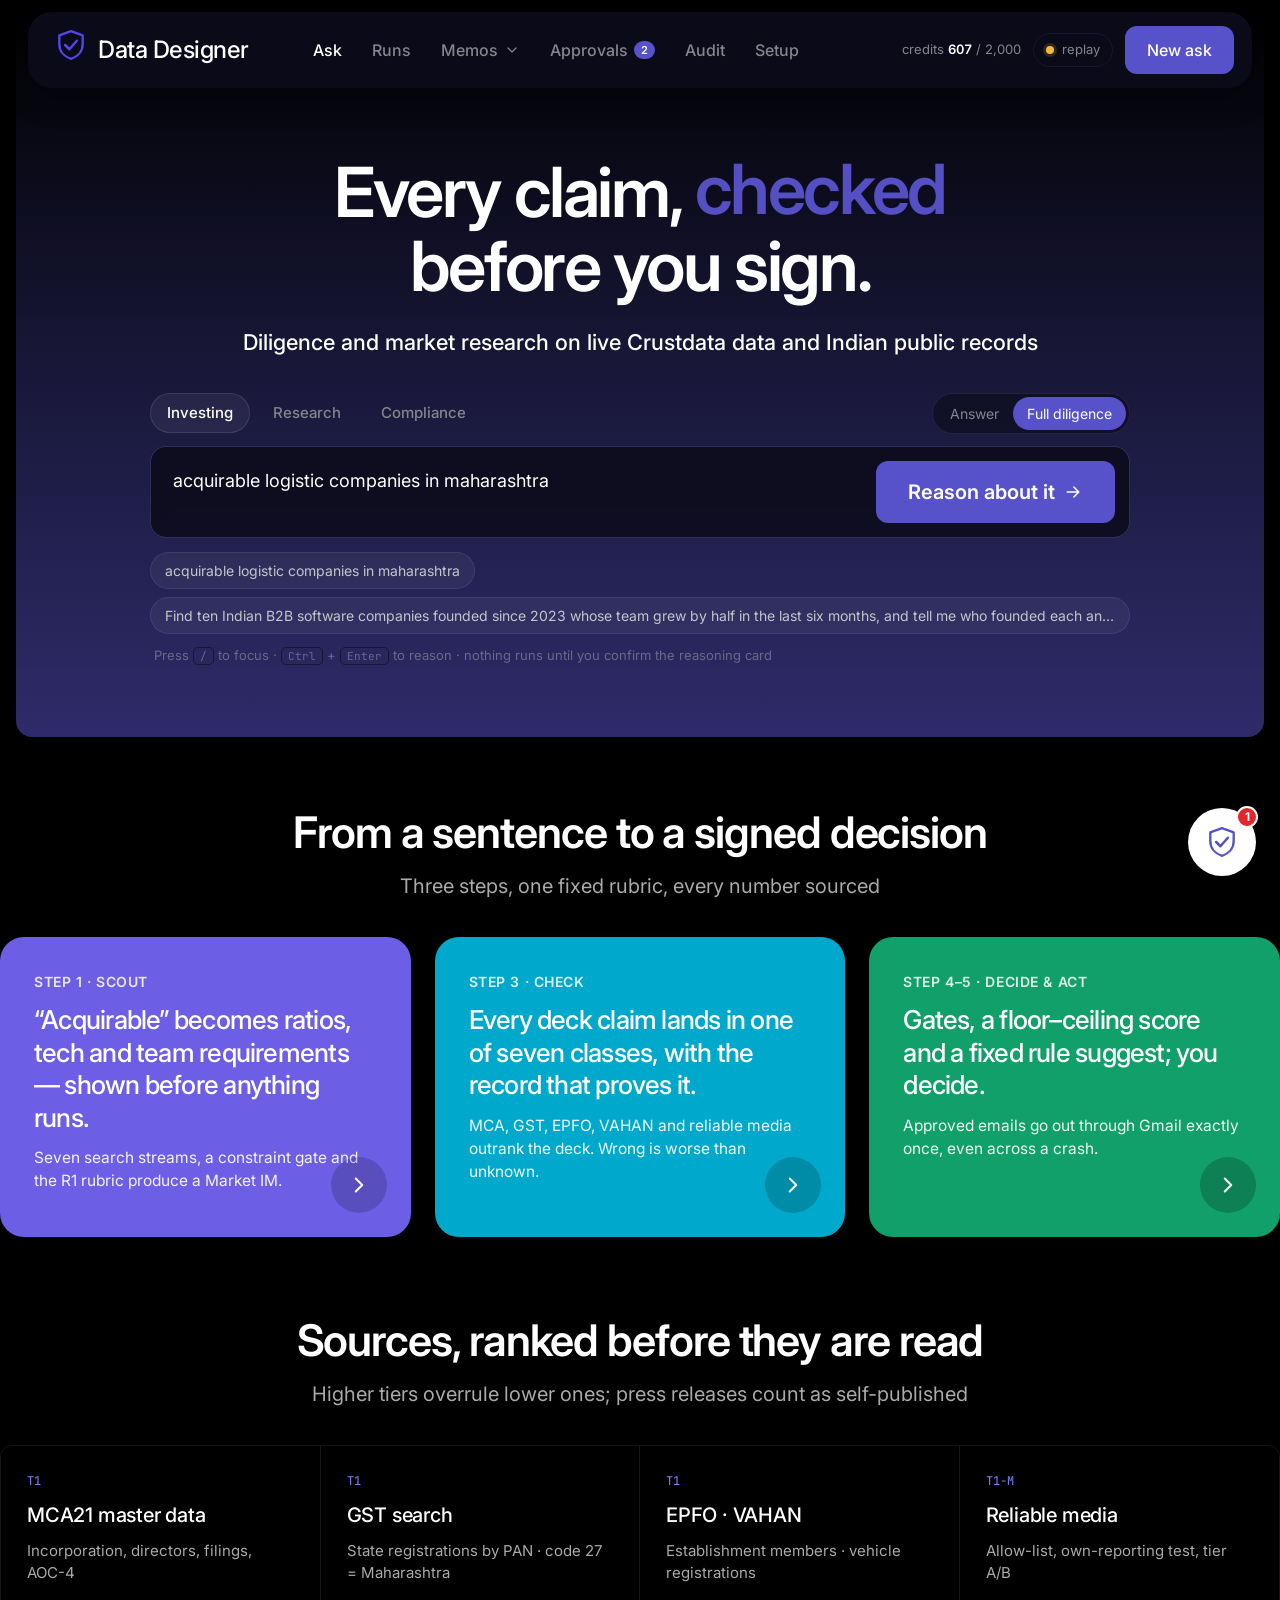
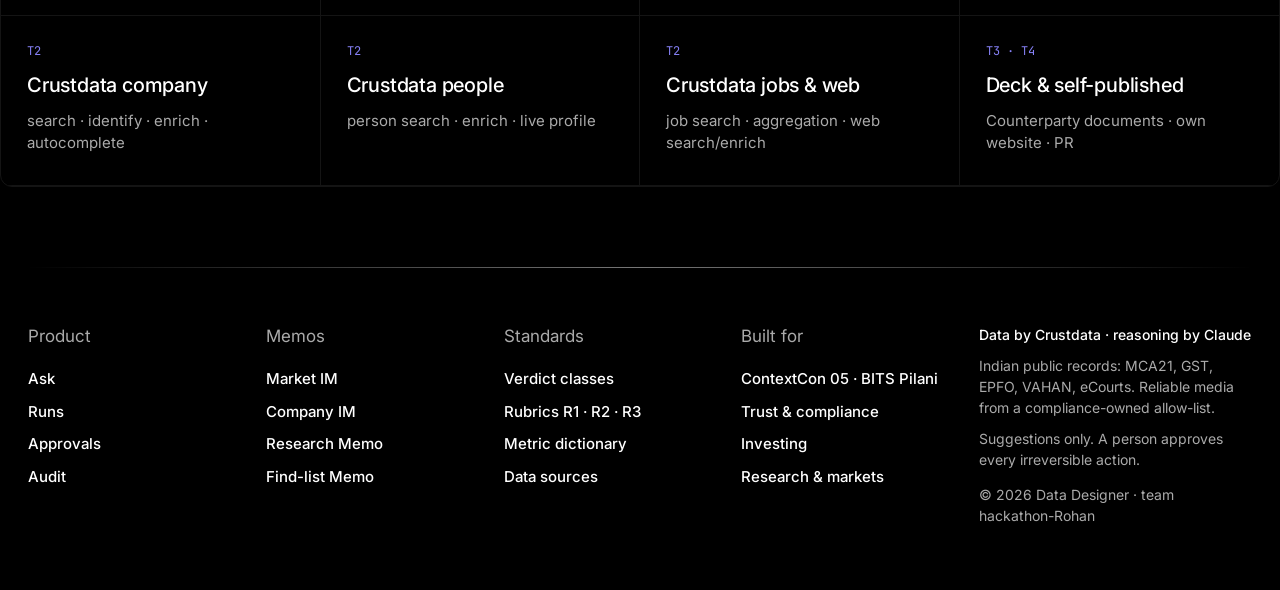
<file: ui/prototype/index.html>
<!doctype html>
<html lang="en">
<head>
<meta charset="utf-8">
<meta name="viewport" content="width=device-width,initial-scale=1">
<title>Data Designer — every claim, checked before you sign</title>
<meta name="description" content="Data Designer: counterparty diligence and market research on live Crustdata data and Indian public records.">
<link rel="preconnect" href="https://fonts.googleapis.com">
<link rel="stylesheet" href="https://fonts.googleapis.com/css2?family=Inter:wght@400;500;600;700&family=JetBrains+Mono:wght@400;500&display=swap">
<link rel="stylesheet" href="styles.css">
<link rel="icon" href="data:image/svg+xml,%3Csvg xmlns='http://www.w3.org/2000/svg' viewBox='0 0 32 32'%3E%3Cpath d='M16 3 5 7v8c0 7 4.7 12 11 14 6.3-2 11-7 11-14V7L16 3Z' fill='%235644ED'/%3E%3Cpath d='m10.5 16 4 4 7-8' stroke='white' stroke-width='2.6' fill='none' stroke-linecap='round' stroke-linejoin='round'/%3E%3C/svg%3E">
</head>
<body>
<a class="sr" href="#main">Skip to content</a>
<header class="nav" id="nav"></header>
<main id="main" tabindex="-1"></main>
<footer id="footer"></footer>

<div class="scrim" id="scrim"></div>
<section class="modal" id="modal" role="dialog" aria-modal="true" aria-labelledby="modal-title"></section>
<aside class="drawer" id="drawer" role="dialog" aria-modal="true" aria-label="Evidence"></aside>

<button class="bubble" id="bubble" aria-label="Ask the analyst"><span class="badge">1</span></button>
<section class="chat" id="chat" role="dialog" aria-label="Ask the analyst"></section>
<div class="toast" id="toast" role="status" aria-live="polite"></div>

<script src="data.js"></script>
<script src="app.js"></script>
</body>
</html>
</file>
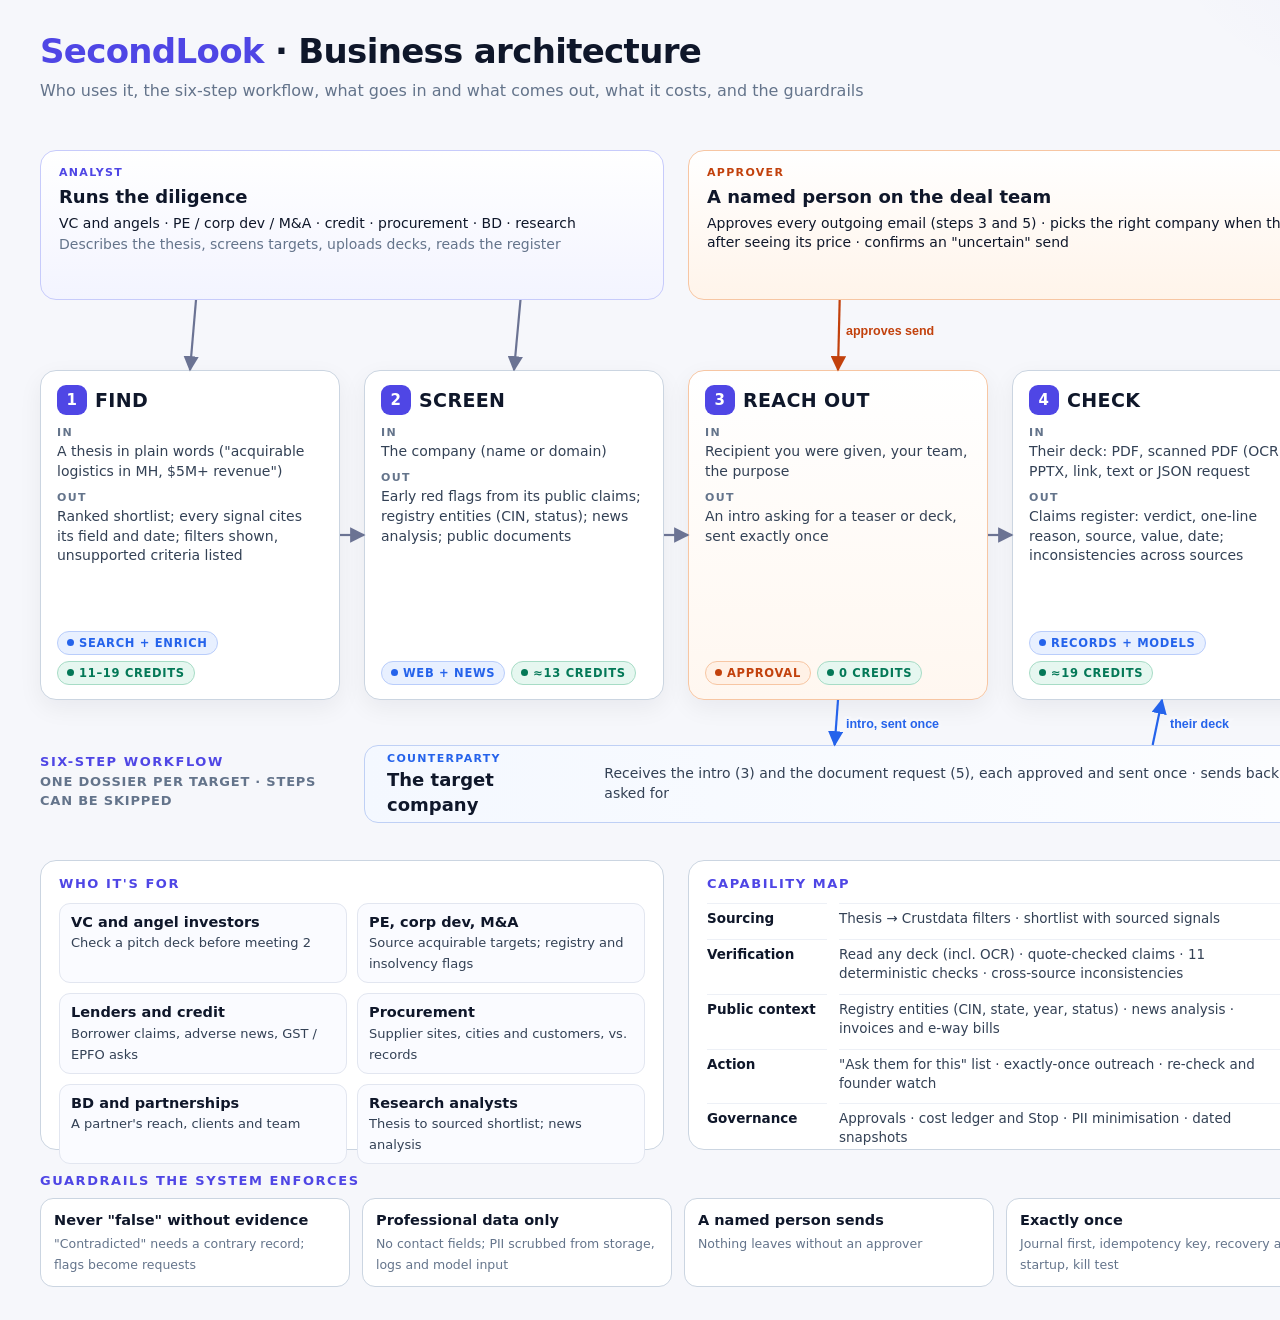
<file: docs/diagrams/business.html>
<!doctype html>
<html lang="en">
<head>
<meta charset="utf-8">
<title>SecondLook business architecture</title>
<link rel="stylesheet" href="diagram.css">
<style>
  .step{position:absolute;top:370px;width:300px;height:330px;background:#fff;border:1.5px solid var(--line);border-radius:16px;padding:14px 16px;
    box-shadow:0 8px 24px rgba(15,23,42,.06)}
  .step .num{display:inline-grid;place-items:center;width:30px;height:30px;border-radius:9px;background:var(--indigo);color:#fff;font-weight:700;font-size:15px;margin-right:8px}
  .step h3{display:flex;align-items:center;margin:0 0 10px;font-size:19px;letter-spacing:.02em}
  .step .k{font-size:11px;font-weight:700;letter-spacing:.12em;text-transform:uppercase;color:var(--muted);margin-top:8px}
  .step .v{font-size:14px;color:var(--ink2);margin-top:2px}
  .step .chips{position:absolute;left:16px;right:16px;bottom:14px}
  .step.gate{border-color:#f7c6a3;background:linear-gradient(180deg,#fff,#fff7f0)}
  .actor{position:absolute;top:150px;height:150px;border-radius:16px;padding:14px 18px;border:1.5px solid}
  .actor h3{margin:0 0 4px;font-size:18px} .actor p{margin:2px 0;font-size:14px}
  .actor .role{font-size:11px;font-weight:700;letter-spacing:.12em;text-transform:uppercase;margin-bottom:4px}
  .a-an{background:linear-gradient(180deg,#fff,#f3f4ff);border-color:var(--indigo-line)} .a-an .role{color:var(--indigo)}
  .a-ap{background:linear-gradient(180deg,#fff,#fff4ea);border-color:#f7c6a3} .a-ap .role{color:var(--appr)}
  .a-out{background:linear-gradient(180deg,#1e1b4b,#272274);border-color:#3b35a5;color:#fff} .a-out .role{color:#a5a9ff} .a-out p{color:#d9dbff}
  .cp{position:absolute;left:364px;top:745px;width:1272px;height:78px;border-radius:14px;border:1.5px solid #bfd0f5;
    background:linear-gradient(90deg,#f4f8ff,#ffffff);display:flex;align-items:center;gap:18px;padding:0 22px}
  .cp .role{font-size:11px;font-weight:700;letter-spacing:.12em;text-transform:uppercase;color:var(--call)}
  .cp h3{margin:0;font-size:18px}
  .panel{position:absolute;top:860px;height:290px;background:#fff;border:1.5px solid var(--line);border-radius:16px;padding:14px 18px}
  .panel>h4{margin:0 0 10px;font-size:13px;font-weight:700;letter-spacing:.12em;text-transform:uppercase;color:var(--indigo)}
  .tiles{display:grid;gap:10px}
  .tile{border:1px solid #e2e6f0;border-radius:11px;padding:8px 11px;background:#fafbff}
  .tile b{display:block;font-size:14.5px} .tile span{font-size:13px;color:var(--ink2)}
  .cap{display:grid;grid-template-columns:120px 1fr;gap:6px 12px;align-items:start;font-size:13.5px}
  .cap .g{font-weight:700;color:var(--ink);padding:5px 0;border-top:1px solid #edf0f6}
  .cap .i{color:var(--ink2);padding:5px 0;border-top:1px solid #edf0f6}
  .big{font-size:34px;font-weight:800;color:var(--indigo);letter-spacing:-.02em;line-height:1}
  .rules{position:absolute;left:40px;top:1198px;width:1920px;display:grid;grid-template-columns:repeat(6,1fr);gap:12px}
  .rule{background:#fff;border:1.5px solid var(--line);border-radius:13px;padding:11px 13px}
  .rule b{display:block;font-size:14.5px;margin-bottom:3px} .rule span{font-size:12.5px;color:var(--muted)}
  .sec{position:absolute;font-size:13px;font-weight:700;letter-spacing:.12em;text-transform:uppercase;color:var(--indigo)}
</style>
</head>
<body>
<div class="canvas" id="cv" style="height:1320px">
  <div class="title">
    <h1><b>SecondLook</b> · Business architecture</h1>
    <p>Who uses it, the six-step workflow, what goes in and what comes out, what it costs, and the guardrails</p>
  </div>
  <div class="legend"><span class="lbl">Legend</span>
    <span class="chip c-call">Data call</span><span class="chip c-appr">Approval</span>
    <span class="chip c-retry">Retry / fallback</span><span class="chip c-cost">Cost</span></div>

  <!-- actors -->
  <div class="actor a-an" id="an" style="left:40px;width:624px">
    <div class="role">Analyst</div><h3>Runs the diligence</h3>
    <p>VC and angels · PE / corp dev / M&amp;A · credit · procurement · BD · research</p>
    <p style="color:var(--muted)">Describes the thesis, screens targets, uploads decks, reads the register</p></div>
  <div class="actor a-ap" id="ap" style="left:688px;width:948px">
    <div class="role">Approver</div><h3>A named person on the deal team</h3>
    <p>Approves every outgoing email (steps 3 and 5) · picks the right company when the name is ambiguous ·
      arms a founder watch after seeing its price · confirms an "uncertain" send</p></div>
  <div class="actor a-out" id="dec" style="left:1660px;width:300px">
    <div class="role">Outcome</div><h3>Meeting 2 / IC</h3>
    <p>Go, no-go, or ask for more. Evidence in, a person decides.</p></div>

  <div class="sec" style="left:40px;top:752px;width:300px;line-height:1.5">Six-step workflow<br><span style="color:var(--muted);font-weight:600;letter-spacing:.06em">one dossier per target · steps can be skipped</span></div>

  <!-- six steps -->
  <div class="step" id="s1" style="left:40px">
    <h3><span class="num">1</span>FIND</h3>
    <div class="k">In</div><div class="v">A thesis in plain words ("acquirable logistics in MH, $5M+ revenue")</div>
    <div class="k">Out</div><div class="v">Ranked shortlist; every signal cites its field and date; filters shown, unsupported criteria listed</div>
    <div class="chips"><span class="chip c-call">Search + enrich</span><span class="chip c-cost">11–19 credits</span></div></div>
  <div class="step" id="s2" style="left:364px">
    <h3><span class="num">2</span>SCREEN</h3>
    <div class="k">In</div><div class="v">The company (name or domain)</div>
    <div class="k">Out</div><div class="v">Early red flags from its public claims; registry entities (CIN, status); news analysis; public documents</div>
    <div class="chips"><span class="chip c-call">Web + news</span><span class="chip c-cost">≈13 credits</span></div></div>
  <div class="step gate" id="s3" style="left:688px">
    <h3><span class="num">3</span>REACH OUT</h3>
    <div class="k">In</div><div class="v">Recipient you were given, your team, the purpose</div>
    <div class="k">Out</div><div class="v">An intro asking for a teaser or deck, sent exactly once</div>
    <div class="chips"><span class="chip c-appr">Approval</span><span class="chip c-cost">0 credits</span></div></div>
  <div class="step" id="s4" style="left:1012px">
    <h3><span class="num">4</span>CHECK</h3>
    <div class="k">In</div><div class="v">Their deck: PDF, scanned PDF (OCR), PPTX, link, text or JSON request</div>
    <div class="k">Out</div><div class="v">Claims register: verdict, one-line reason, source, value, date; inconsistencies across sources</div>
    <div class="chips"><span class="chip c-call">Records + models</span><span class="chip c-cost">≈19 credits</span></div></div>
  <div class="step gate" id="s5" style="left:1336px">
    <h3><span class="num">5</span>REQUEST</h3>
    <div class="k">In</div><div class="v">Every claim the records couldn't settle</div>
    <div class="k">Out</div><div class="v">"Ask them for this": one document per claim (EPFO, GST, leases, contracts), sent exactly once</div>
    <div class="chips"><span class="chip c-appr">Approval</span><span class="chip c-cost">0 credits</span></div></div>
  <div class="step" id="s6" style="left:1660px">
    <h3><span class="num">6</span>RE-CHECK</h3>
    <div class="k">In</div><div class="v">The step 4 snapshot</div>
    <div class="k">Out</div><div class="v">What changed: verdicts, records, headcount, job posts, each leader's own profile; optional founder watch</div>
    <div class="chips"><span class="chip c-cost">≈19 credits</span><span class="chip c-appr">Watch: price first</span></div></div>

  <div class="cp" id="cp">
    <div><div class="role">Counterparty</div><h3>The target company</h3></div>
    <div style="color:var(--ink2);font-size:14px">Receives the intro (3) and the document request (5), each approved and sent once ·
      sends back its deck or teaser (4) and the documents asked for</div></div>

  <!-- use cases -->
  <div class="panel" style="left:40px;width:624px">
    <h4>Who it's for</h4>
    <div class="tiles" style="grid-template-columns:1fr 1fr">
      <div class="tile"><b>VC and angel investors</b><span>Check a pitch deck before meeting 2</span></div>
      <div class="tile"><b>PE, corp dev, M&amp;A</b><span>Source acquirable targets; registry and insolvency flags</span></div>
      <div class="tile"><b>Lenders and credit</b><span>Borrower claims, adverse news, GST / EPFO asks</span></div>
      <div class="tile"><b>Procurement</b><span>Supplier sites, cities and customers, vs. records</span></div>
      <div class="tile"><b>BD and partnerships</b><span>A partner's reach, clients and team</span></div>
      <div class="tile"><b>Research analysts</b><span>Thesis to sourced shortlist; news analysis</span></div>
    </div></div>

  <!-- capability map -->
  <div class="panel" style="left:688px;width:624px">
    <h4>Capability map</h4>
    <div class="cap">
      <div class="g">Sourcing</div><div class="i">Thesis → Crustdata filters · shortlist with sourced signals</div>
      <div class="g">Verification</div><div class="i">Read any deck (incl. OCR) · quote-checked claims · 11 deterministic checks · cross-source inconsistencies</div>
      <div class="g">Public context</div><div class="i">Registry entities (CIN, state, year, status) · news analysis · invoices and e-way bills</div>
      <div class="g">Action</div><div class="i">"Ask them for this" list · exactly-once outreach · re-check and founder watch</div>
      <div class="g">Governance</div><div class="i">Approvals · cost ledger and Stop · PII minimisation · dated snapshots</div>
    </div></div>

  <!-- economics -->
  <div class="panel" style="left:1336px;width:624px">
    <h4>Value and unit economics</h4>
    <div style="display:flex;gap:22px;align-items:flex-end;margin-bottom:12px">
      <div><div class="big">≈50</div><div style="font-size:12.5px;color:var(--muted)">Crustdata credits per dossier<br>(Screen + Check + Re-check)</div></div>
      <div><div class="big">11</div><div style="font-size:12.5px;color:var(--muted)">claim types, each checked<br>by code, not the model</div></div>
      <div><div class="big">1×</div><div style="font-size:12.5px;color:var(--muted)">every approved email,<br>even through a crash</div></div></div>
    <ul style="margin:0;padding-left:18px;font-size:13.5px;color:var(--ink2)">
      <li>Credits and model tokens recorded per run, so the price per dossier is set from measured cost (₹ via <code>USD_INR</code>)</li>
      <li>Hours of manual checking become minutes, ending in a document request ready to send</li>
      <li>Spend control: pacing, cache, batching, Stop on every step</li></ul></div>

  <div class="sec" style="left:40px;top:1172px">Guardrails the system enforces</div>
  <div class="rules">
    <div class="rule"><b>Never "false" without evidence</b><span>"Contradicted" needs a contrary record; flags become requests</span></div>
    <div class="rule"><b>Professional data only</b><span>No contact fields; PII scrubbed from storage, logs and model input</span></div>
    <div class="rule"><b>A named person sends</b><span>Nothing leaves without an approver</span></div>
    <div class="rule"><b>Exactly once</b><span>Journal first, idempotency key, recovery at startup, kill test</span></div>
    <div class="rule"><b>Spend is visible</b><span>Cost per run, Stop everywhere, watches priced before arming</span></div>
    <div class="rule"><b>The model reads, code decides</b><span>Quotes and figures verified; verdicts are deterministic</span></div>
  </div>
</div>

<svg class="wires" id="wires" width="2000" height="1320">
  <defs>
    <marker id="ah" viewBox="0 0 10 10" refX="9" refY="5" markerWidth="7" markerHeight="7" orient="auto-start-reverse"><path d="M0,0 L10,5 L0,10 z" fill="#6b7393"/></marker>
    <marker id="ah-call" viewBox="0 0 10 10" refX="9" refY="5" markerWidth="7" markerHeight="7" orient="auto-start-reverse"><path d="M0,0 L10,5 L0,10 z" fill="#2563eb"/></marker>
    <marker id="ah-appr" viewBox="0 0 10 10" refX="9" refY="5" markerWidth="7" markerHeight="7" orient="auto-start-reverse"><path d="M0,0 L10,5 L0,10 z" fill="#c2410c"/></marker>
    <marker id="ah-retry" viewBox="0 0 10 10" refX="9" refY="5" markerWidth="7" markerHeight="7" orient="auto-start-reverse"><path d="M0,0 L10,5 L0,10 z" fill="#7c3aed"/></marker>
  </defs>
</svg>
<script src="wires.js"></script>
<script>
for (const [a, b] of [["s1","s2"],["s2","s3"],["s3","s4"],["s4","s5"],["s5","s6"]]) wire({from:[a,"r",.5], to:[b,"l",.5]});
wire({from:["an","b",.25], to:["s1","t",.5]});
wire({from:["an","b",.77], to:["s2","t",.5]});
wire({from:["ap","b",.16], to:["s3","t",.5], kind:"appr", label:"approves send", lx:846, ly:335});
wire({from:["ap","b",.84], to:["s5","t",.5], kind:"appr", label:"approves send", lx:1494, ly:335});
wire({from:["s6","t",.5], to:["dec","b",.5], label:"what changed", lx:1820, ly:335});
wire({from:["s3","b",.5], to:["cp","t",.37], kind:"call", label:"intro, sent once", lx:846, ly:728});
wire({from:["cp","t",.62], to:["s4","b",.5], kind:"call", label:"their deck", lx:1170, ly:728});
wire({from:["s5","b",.5], to:["cp","t",.88], kind:"call", label:"document request, sent once", lx:1494, ly:728});
</script>
</body>
</html>
</file>
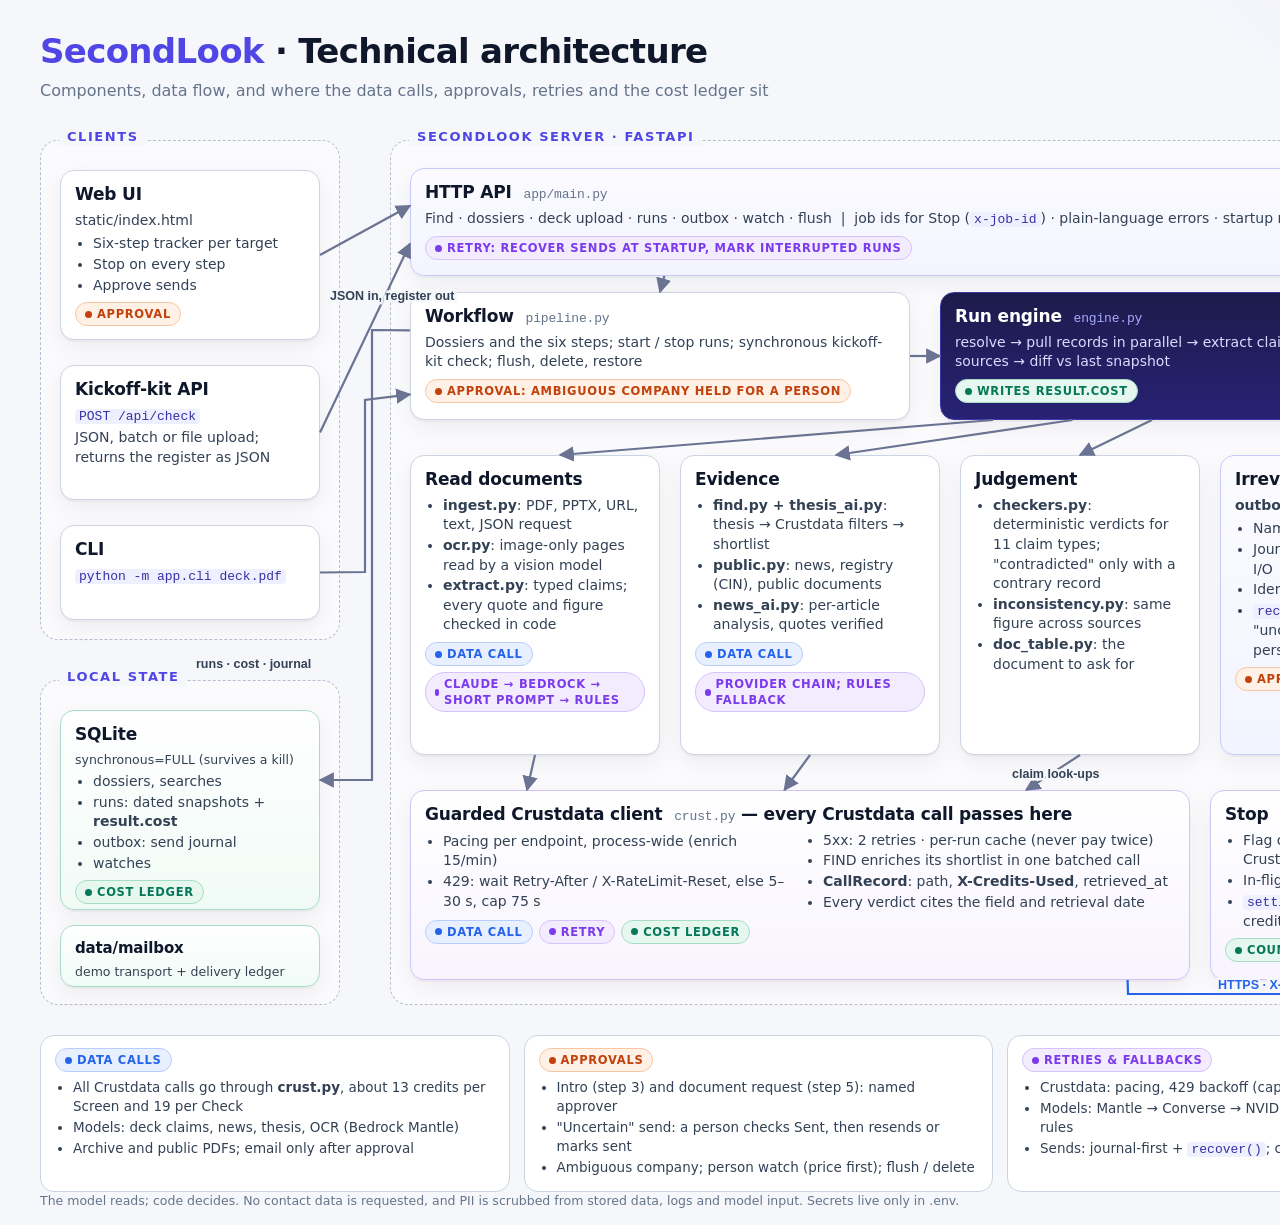
<file: docs/diagrams/technical.html>
<!doctype html>
<html lang="en">
<head>
<meta charset="utf-8">
<title>SecondLook technical architecture</title>
<link rel="stylesheet" href="diagram.css">
</head>
<body>
<div class="canvas" id="cv" style="height:1225px">
  <div class="title">
    <h1><b>SecondLook</b> · Technical architecture</h1>
    <p>Components, data flow, and where the data calls, approvals, retries and the cost ledger sit</p>
  </div>
  <div class="legend"><span class="lbl">Legend</span>
    <span class="chip c-call">Data call</span><span class="chip c-appr">Approval</span>
    <span class="chip c-retry">Retry / fallback</span><span class="chip c-cost">Cost ledger</span></div>

  <!-- clients -->
  <div class="zone" style="left:40px;top:140px;width:300px;height:500px"><span class="zt">Clients</span></div>
  <div class="box" id="ui" style="left:60px;top:170px;width:260px;height:170px">
    <h3>Web UI</h3><p>static/index.html</p>
    <ul><li>Six-step tracker per target</li><li>Stop on every step</li><li>Approve sends</li></ul>
    <div class="chips"><span class="chip c-appr">Approval</span></div></div>
  <div class="box" id="api" style="left:60px;top:365px;width:260px;height:135px">
    <h3>Kickoff-kit API</h3><p><code>POST /api/check</code></p><p>JSON, batch or file upload; returns the register as JSON</p></div>
  <div class="box" id="cli" style="left:60px;top:525px;width:260px;height:95px">
    <h3>CLI</h3><p><code>python -m app.cli deck.pdf</code></p></div>

  <!-- local state -->
  <div class="zone" style="left:40px;top:680px;width:300px;height:325px"><span class="zt">Local state</span></div>
  <div class="box store" id="db" style="left:60px;top:710px;width:260px;height:200px">
    <h3>SQLite</h3><p style="font-size:12.5px">synchronous=FULL (survives a kill)</p>
    <ul><li>dossiers, searches</li><li>runs: dated snapshots + <b>result.cost</b></li><li>outbox: send journal</li><li>watches</li></ul>
    <div class="chips"><span class="chip c-cost">Cost ledger</span></div></div>
  <div class="box store" id="mbox" style="left:60px;top:925px;width:260px;height:62px">
    <h3 style="font-size:15px">data/mailbox</h3><p style="font-size:12.5px">demo transport + delivery ledger</p></div>

  <!-- server -->
  <div class="zone" style="left:390px;top:140px;width:1100px;height:865px"><span class="zt">SecondLook server · FastAPI</span></div>
  <div class="box accent" id="routes" style="left:410px;top:168px;width:1060px;height:108px">
    <h3>HTTP API <span class="f">app/main.py</span></h3>
    <p>Find · dossiers · deck upload · runs · outbox · watch · flush &nbsp;|&nbsp; job ids for Stop (<code>x-job-id</code>) · plain-language errors · startup recovery</p>
    <div class="chips"><span class="chip c-retry">Retry: recover sends at startup, mark interrupted runs</span></div></div>
  <div class="box" id="pipe" style="left:410px;top:292px;width:500px;height:128px">
    <h3>Workflow <span class="f">pipeline.py</span></h3>
    <p>Dossiers and the six steps; start / stop runs; synchronous kickoff-kit check; flush, delete, restore</p>
    <div class="chips"><span class="chip c-appr">Approval: ambiguous company held for a person</span></div></div>
  <div class="box dark" id="engine" style="left:940px;top:292px;width:530px;height:128px">
    <h3>Run engine <span class="f" style="color:#a5a9ff">engine.py</span></h3>
    <p>resolve → pull records in parallel → extract claims → check → compare sources → diff vs last snapshot</p>
    <div class="chips"><span class="chip c-cost" style="background:#e6f7f0">Writes result.cost</span></div></div>

  <div class="box" id="read" style="left:410px;top:455px;width:250px;height:300px">
    <h3>Read documents</h3>
    <ul><li><b>ingest.py</b>: PDF, PPTX, URL, text, JSON request</li>
      <li><b>ocr.py</b>: image-only pages read by a vision model</li>
      <li><b>extract.py</b>: typed claims; every quote and figure checked in code</li></ul>
    <div class="chips"><span class="chip c-call">Data call</span><span class="chip c-retry">Claude → Bedrock → short prompt → rules</span></div></div>
  <div class="box" id="evid" style="left:680px;top:455px;width:260px;height:300px">
    <h3>Evidence</h3>
    <ul><li><b>find.py + thesis_ai.py</b>: thesis → Crustdata filters → shortlist</li>
      <li><b>public.py</b>: news, registry (CIN), public documents</li>
      <li><b>news_ai.py</b>: per-article analysis, quotes verified</li></ul>
    <div class="chips"><span class="chip c-call">Data call</span><span class="chip c-retry">Provider chain; rules fallback</span></div></div>
  <div class="box" id="judge" style="left:960px;top:455px;width:240px;height:300px">
    <h3>Judgement</h3>
    <ul><li><b>checkers.py</b>: deterministic verdicts for 11 claim types; "contradicted" only with a contrary record</li>
      <li><b>inconsistency.py</b>: same figure across sources</li>
      <li><b>doc_table.py</b>: the document to ask for</li></ul></div>
  <div class="box accent" id="act" style="left:1220px;top:455px;width:250px;height:300px">
    <h3>Irreversible actions</h3>
    <p><b>outbox.py + emailer.py</b></p>
    <ul><li>Named approver required</li><li>Journal written before any I/O</li><li>Idempotency key per send</li>
      <li><code>recover()</code> at startup; "uncertain" sends go to a person</li></ul>
    <div class="chips"><span class="chip c-appr">Approval</span><span class="chip c-retry">Recover</span></div></div>

  <div class="box guard" id="crust" style="left:410px;top:790px;width:780px;height:190px">
    <h3>Guarded Crustdata client <span class="f">crust.py</span> — every Crustdata call passes here</h3>
    <ul style="columns:2;column-gap:28px">
      <li>Pacing per endpoint, process-wide (enrich 15/min)</li>
      <li>429: wait Retry-After / X-RateLimit-Reset, else 5–30 s, cap 75 s</li>
      <li>5xx: 2 retries · per-run cache (never pay twice)</li>
      <li>FIND enriches its shortlist in one batched call</li>
      <li><b>CallRecord</b>: path, <b>X-Credits-Used</b>, retrieved_at</li>
      <li>Every verdict cites the field and retrieval date</li></ul>
    <div class="chips"><span class="chip c-call">Data call</span><span class="chip c-retry">Retry</span><span class="chip c-cost">Cost ledger</span></div></div>
  <div class="box guard" id="cancel" style="left:1210px;top:790px;width:260px;height:190px">
    <h3>Stop <span class="f">cancel.py</span></h3>
    <ul><li>Flag checked before every Crustdata and model call</li><li>In-flight answers dropped</li><li><code>settle()</code> still counts their credits</li></ul>
    <div class="chips"><span class="chip c-cost">Counted</span></div></div>

  <!-- external -->
  <div class="zone" style="left:1540px;top:140px;width:420px;height:865px"><span class="zt">External services</span></div>
  <div class="box ext" id="mail" style="left:1560px;top:170px;width:380px;height:100px">
    <h3>Email: Resend or SMTP</h3><p>Only after approval; Resend dedupes the key for 23 h</p>
    <div class="chips"><span class="chip c-call">Data call</span></div></div>
  <div class="box ext" id="mantle" style="left:1560px;top:295px;width:380px;height:150px">
    <h3>Amazon Bedrock Mantle</h3><p>Qwen3-VL (vision + text)</p>
    <ul><li>deck claims · news analysis · thesis · OCR</li><li>tokens recorded per run</li></ul>
    <div class="chips"><span class="chip c-call">Data call</span><span class="chip c-cost">Tokens</span></div></div>
  <div class="box ext" id="fallback" style="left:1560px;top:475px;width:380px;height:105px">
    <h3>Fallback models</h3><p>Bedrock Converse · NVIDIA Kimi · Claude (if a key is set)</p>
    <div class="chips"><span class="chip c-retry">Fallback</span></div></div>
  <div class="box ext" id="cd" style="left:1560px;top:610px;width:380px;height:265px">
    <h3>Crustdata API</h3>
    <ul style="font-family:Consolas,monospace;font-size:13px">
      <li>/company/identify · /company/enrich</li><li>/company/search · /job/search</li>
      <li>/person/enrich · /watch/person</li><li>/web/search/live · /web/enrich/live</li></ul>
    <p style="margin-top:6px">Each response carries <b>X-Credits-Used</b></p>
    <div class="chips"><span class="chip c-call">Data call</span><span class="chip c-cost">Credits</span><span class="chip c-appr">Watch: price, then confirm</span></div></div>
  <div class="box ext" id="web" style="left:1560px;top:900px;width:380px;height:85px">
    <h3>Public web</h3><p>Internet Archive (first snapshot) · public PDFs, size-capped</p></div>

  <!-- where they sit -->
  <div class="strip" style="left:40px;top:1035px;width:1920px;grid-template-columns:repeat(4,1fr)">
    <div class="col"><h4><span class="chip c-call">Data calls</span></h4><ul>
      <li>All Crustdata calls go through <b>crust.py</b>, about 13 credits per Screen and 19 per Check</li>
      <li>Models: deck claims, news, thesis, OCR (Bedrock Mantle)</li>
      <li>Archive and public PDFs; email only after approval</li></ul></div>
    <div class="col"><h4><span class="chip c-appr">Approvals</span></h4><ul>
      <li>Intro (step 3) and document request (step 5): named approver</li>
      <li>"Uncertain" send: a person checks Sent, then resends or marks sent</li>
      <li>Ambiguous company; person watch (price first); flush / delete</li></ul></div>
    <div class="col"><h4><span class="chip c-retry">Retries & fallbacks</span></h4><ul>
      <li>Crustdata: pacing, 429 backoff (cap 75 s), 5xx retry, cache</li>
      <li>Models: Mantle → Converse → NVIDIA; deck short prompt → rules</li>
      <li>Sends: journal-first + <code>recover()</code>; crash test passes</li></ul></div>
    <div class="col"><h4><span class="chip c-cost">Cost ledger</span></h4><ul>
      <li>X-Credits-Used → CallRecord → <code>engine._cost</code></li>
      <li>runs.result.cost: credits by endpoint, tokens, USD / ₹</li>
      <li>searches.credits for FIND; Stop keeps in-flight credits</li></ul></div>
  </div>
  <div class="foot">The model reads; code decides. No contact data is requested, and PII is scrubbed from stored data, logs and model input. Secrets live only in .env.</div>
</div>

<svg class="wires" id="wires" width="2000" height="1225">
  <defs>
    <marker id="ah" viewBox="0 0 10 10" refX="9" refY="5" markerWidth="7" markerHeight="7" orient="auto-start-reverse"><path d="M0,0 L10,5 L0,10 z" fill="#6b7393"/></marker>
    <marker id="ah-call" viewBox="0 0 10 10" refX="9" refY="5" markerWidth="7" markerHeight="7" orient="auto-start-reverse"><path d="M0,0 L10,5 L0,10 z" fill="#2563eb"/></marker>
    <marker id="ah-appr" viewBox="0 0 10 10" refX="9" refY="5" markerWidth="7" markerHeight="7" orient="auto-start-reverse"><path d="M0,0 L10,5 L0,10 z" fill="#c2410c"/></marker>
    <marker id="ah-retry" viewBox="0 0 10 10" refX="9" refY="5" markerWidth="7" markerHeight="7" orient="auto-start-reverse"><path d="M0,0 L10,5 L0,10 z" fill="#7c3aed"/></marker>
  </defs>
</svg>
<script src="wires.js"></script>
<script>
wire({from:["ui","r",.5], to:["routes","l",.35]});
wire({from:["api","r",.5], to:["routes","l",.7], label:"JSON in, register out", lx:330, ly:300});
wire({from:["cli","r",.5], via:[[365,572],[365,400]], to:["pipe","l",.8]});
wire({from:["routes","b",.24], to:["pipe","t",.5]});
wire({from:["pipe","r",.5], to:["engine","l",.5]});
wire({from:["engine","b",.1], to:["read","t",.6]});
wire({from:["engine","b",.25], to:["evid","t",.6]});
wire({from:["engine","b",.4], to:["judge","t",.5]});
wire({from:["read","b",.5], to:["crust","t",.15]});
wire({from:["evid","b",.5], to:["crust","t",.48]});
wire({from:["judge","b",.5], to:["crust","t",.79], label:"claim look-ups", lx:1012, ly:778});
wire({from:["routes","r",.75], via:[[1482,239],[1482,600]], to:["act","r",.5], kind:"appr", label:"approve", lx:1418, ly:283});
wire({from:["act","r",.85], via:[[1503,710],[1503,225]], to:["mail","l",.55], kind:"call", label:"sent once", lx:1506, ly:290});
wire({from:["engine","r",.3], to:["mantle","l",.4], kind:"call", label:"model calls", lx:1488, ly:345, curve:true});
wire({from:["mantle","b",.5], to:["fallback","t",.5], kind:"retry", dash:true, label:"if it fails", lx:1760, ly:466});
wire({from:["crust","b",.92], via:[[1128,994],[1515,994],[1515,858]], to:["cd","l",.95], kind:"call", label:"HTTPS · X-Credits-Used per call", lx:1218, ly:989});
wire({from:["engine","r",.75], via:[[1525,388],[1525,942]], to:["web","l",.5], kind:"call", label:"archive · PDFs", lx:1529, ly:890});
wire({from:["pipe","l",.3], via:[[372,330],[372,780]], to:["db","r",.35], label:"runs · cost · journal", lx:196, ly:668});
</script>
</body>
</html>
</file>
<file: ui/prototype/styles.css>
/* Data Designer console — dark theme sampled from crustdata.com screenshots (docs/UI_THEME.md §1).
   Tokens only change here; components read variables. */
:root{
  /* surfaces (sampled) */
  --bg:#000000; --nav:#0B0A18; --panel:#0B0A18; --panel-2:#141125; --panel-3:#19172D; --tile:#1F1C3A;
  --line:#19172D; --line-soft:#141414; --pill:#434151;
  /* brand (sampled) */
  --brand:#5752CA; --brand-hover:#6660DA; --brand-logo:#5644ED; --brand-hl:#544FC2; --brand-label:#8681F7;
  --hero-0:#000000; --hero-1:#161533; --hero-2:#2E2B6A;
  /* text (sampled) */
  --ink:#FFFFFF; --ink-2:#C5C5CA; --ink-nav:#85858C; --ink-muted:#AAAAAA; --ink-sub:#6B6888; --ink-link:#A29FBA;
  /* accent cards (sampled) */
  --c-purple:#6C5FE6; --c-cyan:#00A9CC; --c-green:#12A06A; --c-green-dk:#0E8055;
  /* verdict classes — text + icon always shown */
  --v-ok:#3DD68C;  --v-ok-bg:rgba(61,214,140,.12);
  --v-pt:#7CCFB4;  --v-pt-bg:rgba(124,207,180,.12);
  --v-un:#F5B83D;  --v-un-bg:rgba(245,184,61,.12);
  --v-od:#8FA3C7;  --v-od-bg:rgba(143,163,199,.13);
  --v-nv:#A29FBA;  --v-nv-bg:rgba(162,159,186,.12);
  --v-f:#FF6B6B;   --v-f-bg:rgba(255,107,107,.13);
  --v-nc:#8C89A6;  --v-nc-bg:rgba(107,104,136,.18);
  /* labels */
  --l-pos:#3DD68C; --l-cond:#22C3E6; --l-hold:#F5B83D; --l-neg:#FF6B6B;
  /* type */
  --font:"Inter",system-ui,-apple-system,"Segoe UI",Roboto,sans-serif;
  --font-display:"Inter Display","Inter",system-ui,sans-serif;
  --mono:"JetBrains Mono",ui-monospace,SFMono-Regular,Menlo,monospace;
  /* shape + motion */
  --r-xl:24px; --r-lg:16px; --r-md:12px; --r-sm:8px; --r-pill:999px;
  --ease:cubic-bezier(.2,.7,.2,1); --t:180ms;
  --shadow:0 20px 60px rgba(0,0,0,.55);
}
*{box-sizing:border-box}
[hidden]{display:none!important}
html,body{margin:0;background:var(--bg);color:var(--ink);font-family:var(--font);font-size:15px;line-height:1.5;-webkit-font-smoothing:antialiased}
a{color:inherit;text-decoration:none}
button,input,textarea,select{font:inherit;color:inherit}
:focus-visible{outline:2px solid var(--brand-label);outline-offset:2px;border-radius:6px}
::selection{background:var(--brand);color:#fff}
.wrap{max-width:1360px;margin:0 auto;padding:0 28px}
.muted{color:var(--ink-muted)} .sub{color:var(--ink-sub)} .mono{font-family:var(--mono);font-size:12.5px}
.num{font-variant-numeric:tabular-nums}
.label{font-size:13px;letter-spacing:.06em;text-transform:uppercase;color:var(--brand-label);font-weight:500}
h1,h2,h3{font-family:var(--font-display);letter-spacing:-.025em;margin:0}
h2{font-size:28px;font-weight:600} h3{font-size:18px;font-weight:600}
.sr{position:absolute;width:1px;height:1px;overflow:hidden;clip:rect(0 0 0 0)}

/* ---------- top nav (pill, like the reference) ---------- */
.nav{position:sticky;top:12px;z-index:40;margin:12px auto 0;max-width:1360px;padding:0 28px}
.nav-in{display:flex;align-items:center;gap:28px;background:var(--nav);border-radius:var(--r-xl);padding:14px 18px 14px 26px;box-shadow:0 8px 30px rgba(0,0,0,.4)}
.logo{display:flex;align-items:center;gap:10px;font-family:var(--font-display);font-size:24px;font-weight:500;letter-spacing:-.02em}
.logo svg{width:34px;height:34px}
.nav-links{display:flex;gap:6px;margin-left:24px}
.nav-links a,.nav-links button{background:none;border:0;cursor:pointer;color:var(--ink-nav);font-weight:500;font-size:16px;padding:8px 12px;border-radius:10px;display:flex;align-items:center;gap:6px;transition:color var(--t)}
.nav-links a:hover,.nav-links button:hover,.nav-links .on{color:#fff}
.nav-links .count{background:var(--brand);color:#fff;border-radius:var(--r-pill);font-size:11px;padding:1px 7px;font-weight:600}
.nav-right{margin-left:auto;display:flex;align-items:center;gap:12px}
.env{display:flex;align-items:center;gap:8px;font-size:13px;color:var(--ink-nav);padding:6px 12px;border:1px solid var(--line);border-radius:var(--r-pill)}
.env i{width:8px;height:8px;border-radius:50%;background:var(--v-un);box-shadow:0 0 0 3px rgba(245,184,61,.15)}
.env.live i{background:var(--v-ok);box-shadow:0 0 0 3px rgba(61,214,140,.15)}
.meter-mini{font-size:13px;color:var(--ink-nav)} .meter-mini b{color:#fff;font-weight:600}

/* mega menu (Resources-style panel) */
.mega{position:absolute;left:0;right:0;top:calc(100% + 14px);background:var(--nav);border-radius:var(--r-xl);padding:28px;display:grid;grid-template-columns:1fr 1fr 1.25fr;gap:28px;box-shadow:var(--shadow);opacity:0;transform:translateY(-6px);pointer-events:none;transition:opacity var(--t) var(--ease),transform var(--t) var(--ease)}
.mega.open{opacity:1;transform:none;pointer-events:auto}
.mega .col-r{background:var(--panel-3);border-radius:var(--r-lg);padding:24px 28px}
.mitem{display:flex;gap:16px;align-items:center;background:var(--panel-2);border-radius:var(--r-md);padding:14px;margin-top:12px;cursor:pointer;transition:background var(--t)}
.mitem:hover{background:#1A1730}
.tile{width:52px;height:52px;border-radius:10px;background:var(--tile);display:grid;place-items:center;flex:none;color:var(--brand-label)}
.tile svg{width:22px;height:22px}
.mitem b{display:block;font-weight:600;font-size:16px} .mitem span{color:var(--ink-sub);font-size:14.5px}
.soon{margin-left:auto;background:var(--pill);border-radius:7px;font-size:12px;padding:3px 9px;color:#fff;font-weight:500;white-space:nowrap}
.arrow-list a{display:flex;gap:12px;align-items:center;color:var(--ink-link);padding:9px 0;font-size:16px;transition:color var(--t),transform var(--t)}
.arrow-list a:hover{color:#fff;transform:translateX(3px)}

/* ---------- buttons ---------- */
.btn{display:inline-flex;align-items:center;justify-content:center;gap:8px;white-space:nowrap;border:0;cursor:pointer;border-radius:var(--r-md);padding:12px 22px;font-weight:500;font-size:16px;transition:background var(--t),transform var(--t),box-shadow var(--t)}
.btn-primary{background:var(--brand);color:#fff}
.btn-primary:hover{background:var(--brand-hover);box-shadow:0 8px 24px rgba(87,82,202,.35)}
.btn-primary:active{transform:translateY(1px)}
.btn-ghost{background:transparent;color:var(--ink-2);border:1px solid var(--line)}
.btn-ghost:hover{border-color:#2A2748;color:#fff}
.btn-danger{background:transparent;color:var(--l-neg);border:1px solid rgba(255,107,107,.35)}
.btn-sm{padding:7px 14px;font-size:14px;border-radius:10px}
.btn-lg{padding:16px 32px;font-size:20px;font-weight:600;border-radius:var(--r-md)}
.btn[disabled]{opacity:.45;cursor:not-allowed}

/* ---------- hero (gradient panel) ---------- */
.hero{margin:-86px 16px 0;padding:150px 28px 72px;border-radius:0 0 var(--r-lg) var(--r-lg);background:linear-gradient(180deg,var(--hero-0) 0%,var(--hero-1) 45%,var(--hero-2) 100%);text-align:center;position:relative;overflow:hidden}
.hero h1{font-size:clamp(40px,5.4vw,76px);font-weight:600;line-height:1.08;letter-spacing:-.035em}
.rot{display:inline-grid;vertical-align:bottom;height:1.12em;overflow:hidden;color:var(--brand-hl)}
.rot span{grid-area:1/1;transition:transform .6s var(--ease),opacity .6s var(--ease)}
.rot span.up{transform:translateY(-100%);opacity:0} .rot span.down{transform:translateY(100%);opacity:0}
.hero p.lead{font-size:clamp(18px,1.7vw,26px);font-weight:500;margin:22px 0 34px;color:#fff}
.ask{max-width:980px;margin:0 auto;text-align:left}
.tabs{display:flex;gap:6px;align-items:center;margin-bottom:12px}
.tab{background:transparent;border:1px solid transparent;color:var(--ink-nav);padding:8px 16px;border-radius:var(--r-pill);cursor:pointer;font-weight:500;transition:all var(--t)}
.tab:hover{color:#fff} .tab.on{background:rgba(255,255,255,.06);border-color:rgba(255,255,255,.1);color:#fff}
.seg{margin-left:auto;display:flex;background:rgba(0,0,0,.35);border:1px solid rgba(255,255,255,.08);border-radius:var(--r-pill);padding:3px}
.seg button{border:0;background:none;color:var(--ink-nav);padding:6px 14px;border-radius:var(--r-pill);cursor:pointer;font-size:14px}
.seg button.on{background:var(--brand);color:#fff}
.qbox{display:flex;gap:12px;align-items:flex-end;background:rgba(11,10,24,.82);border:1px solid rgba(134,129,247,.28);border-radius:var(--r-lg);padding:14px 14px 14px 20px;backdrop-filter:blur(8px);transition:border-color var(--t),box-shadow var(--t)}
.qbox:focus-within{border-color:var(--brand-label);box-shadow:0 0 0 4px rgba(134,129,247,.14)}
.qbox textarea{flex:1;background:none;border:0;resize:none;outline:none;font-size:18px;line-height:1.5;min-height:56px;max-height:160px;color:#fff}
.qbox textarea::placeholder{color:var(--ink-sub)}
.kbd{font-family:var(--mono);font-size:11px;border:1px solid var(--line);border-radius:5px;padding:1px 6px;color:var(--ink-sub)}
.chips{display:flex;flex-wrap:wrap;gap:8px;margin-top:14px}
.chip{background:rgba(255,255,255,.05);border:1px solid rgba(255,255,255,.08);color:var(--ink-2);border-radius:var(--r-pill);padding:7px 14px;font-size:14px;cursor:pointer;max-width:100%;white-space:nowrap;overflow:hidden;text-overflow:ellipsis;transition:all var(--t)}
.chip:hover{border-color:var(--brand-label);color:#fff}

/* ---------- sections, cards ---------- */
.section{padding:72px 0 8px}
.section-head{text-align:center;margin-bottom:36px}
.section-head h2{font-size:clamp(30px,3.4vw,52px);line-height:1.1}
.section-head p{color:var(--ink-muted);font-size:20px;margin:14px 0 0}
.card{background:var(--panel);border:1px solid var(--line);border-radius:var(--r-lg);padding:24px}
.card-h{display:flex;align-items:center;gap:8px 12px;margin-bottom:16px;flex-wrap:wrap}
.card-h .right{margin-left:auto;display:flex;gap:8px;align-items:center}
.trio{display:grid;grid-template-columns:repeat(3,1fr);gap:24px;max-width:1400px;margin:0 auto}
.fcard{border-radius:var(--r-xl);padding:34px;min-height:300px;display:flex;flex-direction:column;position:relative;transition:transform var(--t) var(--ease)}
.fcard:hover{transform:translateY(-4px)}
.fcard.p{background:var(--c-purple)} .fcard.c{background:var(--c-cyan)} .fcard.g{background:var(--c-green)}
.fcard .k{font-size:14px;font-weight:600;opacity:.85;letter-spacing:.04em;text-transform:uppercase}
.fcard h3{font-size:26px;line-height:1.25;letter-spacing:-.03em;margin:12px 0;font-weight:500}
.fcard p{margin:0;opacity:.92;font-size:15.5px}
.fcard .go{position:absolute;right:24px;bottom:24px;width:56px;height:56px;border-radius:50%;background:rgba(0,0,0,.18);display:grid;place-items:center}
.fcard.g .go{background:var(--c-green-dk)}
.grid-src{display:grid;grid-template-columns:repeat(4,1fr);border:1px solid var(--line-soft);border-radius:var(--r-md);overflow:hidden;max-width:1440px;margin:0 auto}
.grid-src>div{border-right:1px solid var(--line-soft);border-bottom:1px solid var(--line-soft);padding:26px;min-height:170px;display:flex;flex-direction:column;gap:10px}
.grid-src>div:nth-child(4n){border-right:0}
.grid-src b{font-size:20px;font-weight:500;letter-spacing:-.01em}
.grid-src .tier{font-family:var(--mono);font-size:12px;color:var(--brand-label)}

/* ---------- app shell ---------- */
.page{padding:36px 0 96px;animation:in .28s var(--ease)}
@keyframes in{from{opacity:0;transform:translateY(8px)}to{opacity:1;transform:none}}
.crumbs{display:flex;gap:8px;align-items:center;color:var(--ink-sub);font-size:14px;margin-bottom:12px}
.crumbs a:hover{color:#fff}
.title-row{display:flex;align-items:flex-start;gap:18px;margin-bottom:24px;flex-wrap:wrap}
.title-row h1{font-size:34px;font-weight:600}
.title-row .meta{color:var(--ink-muted);font-size:14px;margin-top:6px}
.title-row .actions{margin-left:auto;display:flex;gap:10px}
.cols{display:grid;grid-template-columns:minmax(0,1fr) 360px;gap:24px;align-items:start}
.stack{display:grid;gap:24px;grid-template-columns:minmax(0,1fr)}
.subtabs{display:flex;gap:4px;border-bottom:1px solid var(--line);margin-bottom:20px;overflow-x:auto}
.subtabs button{background:none;border:0;border-bottom:2px solid transparent;color:var(--ink-nav);padding:10px 14px;cursor:pointer;font-weight:500;white-space:nowrap;transition:color var(--t),border-color var(--t)}
.subtabs button:hover{color:#fff} .subtabs button.on{color:#fff;border-color:var(--brand-label)}

/* ---------- tables ---------- */
.tbl-wrap{overflow-x:auto;border:1px solid var(--line);border-radius:var(--r-md)}
table{width:100%;border-collapse:collapse;font-size:14.5px}
th{text-align:left;font-weight:500;font-size:12px;letter-spacing:.06em;text-transform:uppercase;color:var(--ink-sub);padding:12px 14px;background:var(--panel-2);white-space:nowrap}
td{padding:13px 14px;border-top:1px solid var(--line);vertical-align:top}
tr.click{cursor:pointer;transition:background var(--t)} tr.click:hover td{background:rgba(134,129,247,.05)}
tfoot td{font-weight:600;background:var(--panel-2)}
td.r,th.r{text-align:right}

/* ---------- badges ---------- */
.vb{display:inline-flex;align-items:center;gap:6px;border-radius:var(--r-pill);padding:3px 10px;font-size:12.5px;font-weight:600;white-space:nowrap;letter-spacing:.01em}
.vb .code{font-family:var(--mono);font-weight:500;opacity:.85}
.vb.verified{color:var(--v-ok);background:var(--v-ok-bg)} .vb.partial{color:var(--v-pt);background:var(--v-pt-bg)}
.vb.unverified{color:var(--v-un);background:var(--v-un-bg)} .vb.outdated{color:var(--v-od);background:var(--v-od-bg)}
.vb.nv{color:var(--v-nv);background:var(--v-nv-bg)} .vb.false{color:var(--v-f);background:var(--v-f-bg)} .vb.nc{color:var(--v-nc);background:var(--v-nc-bg)}
.lbl{display:inline-flex;align-items:center;gap:6px;font-weight:600;font-size:12.5px;padding:4px 10px;border-radius:var(--r-pill);border:1px solid currentColor;white-space:nowrap}
.lbl.pos{color:var(--l-pos)} .lbl.cond{color:var(--l-cond)} .lbl.hold{color:var(--l-hold)} .lbl.neg{color:var(--l-neg)}
.tag{display:inline-block;font-size:12px;padding:2px 8px;border-radius:6px;background:var(--panel-3);color:var(--ink-link);white-space:nowrap}
.tag.ask{background:rgba(245,184,61,.12);color:var(--v-un)} .tag.prop{background:rgba(34,195,230,.12);color:var(--l-cond)} .tag.lib{background:rgba(134,129,247,.14);color:var(--brand-label)}
.strength{font-weight:700;font-size:12px;letter-spacing:.06em;padding:3px 9px;border-radius:6px}
.strength.STRONG{background:var(--v-ok-bg);color:var(--v-ok)} .strength.MODERATE{background:var(--v-un-bg);color:var(--v-un)} .strength.WEAK{background:var(--v-nc-bg);color:var(--v-nc)}

/* ---------- decision banner + score bar ---------- */
.banner{border-radius:var(--r-xl);padding:28px 30px;background:linear-gradient(135deg,#17153A 0%,#0B0A18 70%);border:1px solid #2A2660;position:relative;overflow:hidden}
.banner::after{content:"";position:absolute;right:-120px;top:-120px;width:340px;height:340px;border-radius:50%;background:radial-gradient(closest-side,rgba(87,82,202,.35),transparent)}
.banner .sugg{font-family:var(--font-display);font-size:34px;font-weight:600;letter-spacing:-.03em;color:var(--l-cond);margin:6px 0 8px}
.banner .facts{display:flex;flex-wrap:wrap;gap:8px 20px;color:var(--ink-2);font-size:14.5px}
.scorebar{position:relative;height:46px;margin:22px 0 4px}
.scorebar .track{position:absolute;left:0;right:0;top:18px;height:10px;border-radius:6px;background:linear-gradient(90deg,rgba(255,107,107,.35) 0 50%,rgba(34,195,230,.3) 50% 75%,rgba(61,214,140,.35) 75% 100%)}
.scorebar .range{position:absolute;top:12px;height:22px;border-radius:7px;background:rgba(255,255,255,.14);border:2px solid #fff;transition:left .6s var(--ease),width .6s var(--ease)}
.scorebar .tick{position:absolute;top:0;font-size:11px;color:var(--ink-sub);transform:translateX(-50%)}
.scorebar .tick::after{content:"";position:absolute;left:50%;top:16px;width:1px;height:22px;background:rgba(255,255,255,.35)}
.legend-row{display:flex;justify-content:space-between;font-size:12px;color:var(--ink-sub)}
.gates{display:grid;grid-template-columns:repeat(4,1fr);gap:10px}
.gate{display:flex;gap:10px;align-items:center;background:var(--panel-2);border-radius:10px;padding:10px 12px;font-size:13.5px}
.gate .ok{width:22px;height:22px;border-radius:50%;background:var(--v-ok-bg);color:var(--v-ok);display:grid;place-items:center;flex:none;font-size:12px;font-weight:700}
.gate b{font-family:var(--mono);font-weight:500;color:var(--ink-link);margin-right:4px}
.pts{display:inline-flex;gap:3px} .pts i{width:14px;height:6px;border-radius:2px;background:var(--panel-3)} .pts i.f{background:var(--brand-label)} .pts i.c{background:rgba(134,129,247,.38)}
.qhelp{border:0;background:var(--panel-3);color:var(--ink-link);width:20px;height:20px;border-radius:50%;cursor:pointer;font-size:12px;font-weight:700}
.qhelp:hover{background:var(--brand);color:#fff}
.whyrow td{background:rgba(134,129,247,.05);color:var(--ink-2);font-size:13.5px}
.list-num{counter-reset:n;display:grid;gap:12px;margin:0;padding:0;list-style:none}
.list-num li{counter-increment:n;display:grid;grid-template-columns:28px 1fr;gap:10px}
.list-num li::before{content:counter(n);width:24px;height:24px;border-radius:7px;background:var(--panel-3);color:var(--brand-label);display:grid;place-items:center;font-size:12.5px;font-weight:700}
.list-num b{font-weight:600}
.decide{display:grid;gap:12px}
.decide textarea{width:100%;min-height:84px;background:var(--panel-2);border:1px solid var(--line);border-radius:var(--r-md);padding:12px;resize:vertical;outline:none}
.decide textarea:focus{border-color:var(--brand-label)}
.decided{display:flex;gap:10px;align-items:center;color:var(--v-ok);background:var(--v-ok-bg);padding:12px 14px;border-radius:var(--r-md);font-weight:500}

/* ---------- metric bars ---------- */
.bar{height:8px;border-radius:5px;background:var(--panel-3);overflow:hidden;min-width:80px}
.bar i{display:block;height:100%;border-radius:5px;background:linear-gradient(90deg,var(--brand),var(--brand-label));transition:width .8s var(--ease)}
.bar.cyan i{background:linear-gradient(90deg,#007f99,var(--c-cyan))} .bar.green i{background:linear-gradient(90deg,var(--c-green-dk),var(--v-ok))}
.kv{display:grid;grid-template-columns:auto 1fr;gap:8px 18px;font-size:14px} .kv dt{color:var(--ink-sub)} .kv dd{margin:0}
.stat-row{display:grid;grid-template-columns:repeat(4,1fr);gap:16px}
.stat{background:var(--panel);border:1px solid var(--line);border-radius:var(--r-lg);padding:18px 20px}
.stat .v{font-family:var(--font-display);font-size:32px;font-weight:600;letter-spacing:-.03em}
.stat .k{color:var(--ink-sub);font-size:13px;text-transform:uppercase;letter-spacing:.06em}
.funnel{display:grid;gap:10px}
.funnel .f{display:grid;grid-template-columns:120px 1fr 60px;gap:12px;align-items:center;font-size:14px}

/* ---------- run timeline ---------- */
.steps{display:flex;gap:0;overflow-x:auto;padding:6px 2px 2px}
.step{flex:1;min-width:120px;position:relative;padding-top:34px;text-align:center;font-size:13.5px;color:var(--ink-sub)}
.step::before{content:"";position:absolute;top:12px;left:0;right:0;height:2px;background:var(--panel-3)}
.step:first-child::before{left:50%} .step:last-child::before{right:50%}
.step .dot{position:absolute;top:3px;left:50%;transform:translateX(-50%);width:20px;height:20px;border-radius:50%;background:var(--panel);border:2px solid var(--panel-3);z-index:1;transition:all var(--t)}
.step.done{color:var(--ink-2)} .step.done::before{background:var(--brand)}
.step.done .dot{background:var(--brand);border-color:var(--brand)}
.step.run{color:#fff} .step.run .dot{border-color:var(--brand-label);box-shadow:0 0 0 6px rgba(134,129,247,.18);animation:pulse 1.2s infinite}
@keyframes pulse{50%{box-shadow:0 0 0 10px rgba(134,129,247,.04)}}
.step .cr{display:block;font-family:var(--mono);font-size:11.5px;color:var(--ink-sub)}
.budget{display:flex;align-items:center;gap:14px}
.budget .bar{flex:1;height:10px}
.log{font-family:var(--mono);font-size:12.5px;background:#05040D;border:1px solid var(--line);border-radius:var(--r-md);padding:14px 16px;max-height:420px;overflow:auto}
.log .ln{display:grid;grid-template-columns:70px 210px 1fr auto;gap:12px;padding:5px 0;animation:in .25s var(--ease)}
.log .t{color:var(--ink-sub)} .log .ep{color:var(--brand-label)} .log .res{color:var(--v-ok)} .log .c{color:var(--ink-link)}
pre.code{margin:0;background:#05040D;border:1px solid var(--line);border-radius:var(--r-md);padding:16px;overflow:auto;font-family:var(--mono);font-size:12.5px;color:#D8D6F0;line-height:1.6}
pre.code .k{color:var(--brand-label)} pre.code .s{color:var(--v-ok)} pre.code .n{color:var(--v-un)}
details.api summary{cursor:pointer;color:var(--ink-link);list-style:none;display:flex;gap:8px;align-items:center}
details.api summary::-webkit-details-marker{display:none}

/* ---------- inference card ---------- */
.inf{border:1px solid var(--line);border-radius:var(--r-lg);padding:20px;background:var(--panel)}
.inf .q{border-left:2px solid var(--brand-label);padding-left:12px;color:var(--ink-2);font-style:italic;margin:12px 0}
.inf .note{font-size:12.5px;color:var(--v-un)}

/* ---------- approvals ---------- */
.mail-grid{display:grid;grid-template-columns:380px minmax(0,1fr);gap:24px;align-items:start}
.mail-item{display:block;width:100%;text-align:left;background:var(--panel);border:1px solid var(--line);border-radius:var(--r-md);padding:16px;margin-bottom:10px;cursor:pointer;transition:border-color var(--t),background var(--t)}
.mail-item:hover{border-color:#2A2748} .mail-item.on{border-color:var(--brand-label);background:var(--panel-2)}
.mail-item .top{display:flex;gap:8px;align-items:center;margin-bottom:6px}
.st{font-size:12px;font-weight:600;padding:2px 8px;border-radius:6px}
.st.pending{background:var(--v-un-bg);color:var(--v-un)} .st.sent{background:var(--v-ok-bg);color:var(--v-ok)} .st.rejected{background:var(--v-f-bg);color:var(--v-f)} .st.sending{background:rgba(34,195,230,.12);color:var(--l-cond)}
.mailview{background:var(--panel);border:1px solid var(--line);border-radius:var(--r-lg);overflow:hidden}
.mailview .hdr{padding:20px 24px;border-bottom:1px solid var(--line);display:grid;gap:6px;font-size:14px}
.mailview .hdr span{color:var(--ink-sub);display:inline-block;width:70px}
.mailview .body{padding:24px;white-space:pre-wrap;font-size:15px;line-height:1.65;color:var(--ink-2);outline:none;min-height:220px}
.mailview .body[contenteditable=true]{background:#0F0D20;box-shadow:inset 0 0 0 1px var(--brand-label)}
.mailview .foot{padding:16px 24px;border-top:1px solid var(--line);display:flex;gap:10px;align-items:center;flex-wrap:wrap}
.testmode{display:flex;gap:10px;align-items:center;background:rgba(245,184,61,.08);border:1px solid rgba(245,184,61,.25);color:var(--v-un);padding:10px 14px;border-radius:var(--r-md);font-size:13.5px;margin-bottom:18px}
.eo{display:flex;gap:6px;align-items:center;font-size:12.5px;color:var(--ink-sub)}
.eo i{width:8px;height:8px;border-radius:50%;background:var(--panel-3);transition:background var(--t)} .eo i.on{background:var(--v-ok)}

/* ---------- audit + setup ---------- */
.journal{position:relative;padding-left:26px}
.journal::before{content:"";position:absolute;left:7px;top:6px;bottom:6px;width:2px;background:var(--panel-3)}
.jrow{position:relative;display:grid;grid-template-columns:80px 200px 1fr 70px;gap:14px;padding:12px 0;border-bottom:1px solid var(--line);font-size:14px}
.jrow::before{content:"";position:absolute;left:-24px;top:17px;width:12px;height:12px;border-radius:50%;background:var(--brand);border:3px solid var(--bg)}
.jrow .ev{font-family:var(--mono);color:var(--brand-label);font-size:13px}
.conn{display:grid;grid-template-columns:repeat(2,1fr);gap:20px}
.conn .card{display:flex;gap:16px}
.state{margin-left:auto;font-size:12.5px;font-weight:600;padding:3px 10px;border-radius:var(--r-pill);height:fit-content;white-space:nowrap}
.state.ok{background:var(--v-ok-bg);color:var(--v-ok)} .state.ask{background:var(--v-un-bg);color:var(--v-un)}

/* ---------- modal, drawer, toast ---------- */
.scrim{position:fixed;inset:0;background:rgba(0,0,0,.62);backdrop-filter:blur(3px);z-index:60;opacity:0;pointer-events:none;transition:opacity var(--t)}
.scrim.open{opacity:1;pointer-events:auto}
.modal{position:fixed;left:50%;top:50%;width:min(1100px,94vw);max-height:90vh;overflow:auto;transform:translate(-50%,-46%) scale(.98);opacity:0;pointer-events:none;z-index:61;background:var(--nav);border:1px solid var(--line);border-radius:var(--r-xl);box-shadow:var(--shadow);transition:all .22s var(--ease)}
.modal.open{opacity:1;transform:translate(-50%,-50%);pointer-events:auto}
.modal .mh{padding:24px 28px 0;display:flex;gap:14px;align-items:flex-start}
.modal .mb{padding:20px 28px}
.modal .mf{padding:18px 28px;border-top:1px solid var(--line);display:flex;gap:12px;align-items:center;position:sticky;bottom:0;background:var(--nav)}
.x{margin-left:auto;background:var(--panel-3);border:0;width:34px;height:34px;border-radius:10px;cursor:pointer;color:var(--ink-2);display:grid;place-items:center}
.x:hover{color:#fff;background:#24213F}
.qgrid{display:grid;grid-template-columns:repeat(3,1fr);gap:16px;margin-top:18px}
.qcard{background:var(--panel-2);border-radius:var(--r-md);padding:16px}
.qcard b{display:block;font-weight:600;margin-bottom:10px;font-size:14.5px}
.radio{display:flex;gap:10px;align-items:center;padding:7px 10px;border-radius:9px;cursor:pointer;font-size:14px;color:var(--ink-2);transition:background var(--t)}
.radio:hover{background:rgba(255,255,255,.04)}
.radio input{accent-color:var(--brand-label)}
.drawer{position:fixed;top:0;right:0;bottom:0;width:min(520px,92vw);background:var(--nav);border-left:1px solid var(--line);z-index:61;transform:translateX(102%);transition:transform .26s var(--ease);padding:28px;overflow:auto}
.drawer.open{transform:none}
.passage{background:#05040D;border:1px solid var(--line);border-radius:var(--r-md);padding:16px;font-size:14px;line-height:1.7;color:var(--ink-2)}
.passage mark{background:rgba(134,129,247,.28);color:#fff;border-radius:3px;padding:0 2px}
.toast{position:fixed;left:50%;bottom:28px;transform:translate(-50%,20px);opacity:0;background:#fff;color:#0B0A18;font-weight:500;padding:12px 18px;border-radius:var(--r-md);z-index:80;transition:all .24s var(--ease);display:flex;gap:10px;align-items:center;box-shadow:var(--shadow)}
.toast.show{opacity:1;transform:translate(-50%,0)}

/* ---------- analyst bubble (white circle, like the reference) ---------- */
.bubble{position:fixed;right:24px;bottom:24px;width:68px;height:68px;border-radius:50%;background:#fff;border:0;cursor:pointer;display:grid;place-items:center;z-index:70;box-shadow:0 10px 30px rgba(0,0,0,.5);transition:transform var(--t)}
.bubble:hover{transform:scale(1.05)} .bubble svg{width:34px;height:34px;color:var(--brand)}
.bubble .badge{position:absolute;top:-2px;right:-2px;background:#E5252A;color:#fff;font-size:12px;font-weight:700;width:22px;height:22px;border-radius:50%;display:grid;place-items:center;border:2px solid #fff}
.chat{position:fixed;right:24px;bottom:104px;width:min(420px,92vw);height:min(560px,72vh);background:var(--nav);border:1px solid var(--line);border-radius:var(--r-xl);z-index:70;display:flex;flex-direction:column;box-shadow:var(--shadow);transform:translateY(12px) scale(.98);opacity:0;pointer-events:none;transition:all .22s var(--ease)}
.chat.open{transform:none;opacity:1;pointer-events:auto}
.chat .ch{padding:18px 20px;border-bottom:1px solid var(--line);display:flex;gap:12px;align-items:center}
.chat .cb{flex:1;overflow:auto;padding:16px 20px;display:flex;flex-direction:column;gap:10px}
.msg{max-width:88%;padding:10px 14px;border-radius:14px;font-size:14px;line-height:1.55}
.msg.me{align-self:flex-end;background:var(--brand);border-bottom-right-radius:4px}
.msg.ai{align-self:flex-start;background:var(--panel-2);color:var(--ink-2);border-bottom-left-radius:4px}
.chat .sugs{display:flex;flex-wrap:nowrap;overflow-x:auto;gap:6px;padding:0 20px 12px;scrollbar-width:none}
.chat .sugs .chip{flex:none}
.chat form{display:flex;gap:8px;padding:12px 14px;border-top:1px solid var(--line)}
.chat input{flex:1;background:var(--panel-2);border:1px solid var(--line);border-radius:10px;padding:10px 12px;outline:none}
.typing span{display:inline-block;width:6px;height:6px;border-radius:50%;background:var(--ink-sub);margin-right:3px;animation:blink 1s infinite}
.typing span:nth-child(2){animation-delay:.15s}.typing span:nth-child(3){animation-delay:.3s}
@keyframes blink{50%{opacity:.25}}

/* ---------- footer ---------- */
footer{margin-top:72px;padding:0 28px 64px}
.divider{height:1px;max-width:1660px;margin:0 auto 56px;background:linear-gradient(90deg,transparent,#777 50%,transparent)}
.foot{max-width:1360px;margin:0 auto;display:grid;grid-template-columns:repeat(4,1fr) 1.3fr;gap:28px}
.foot h4{margin:0 0 14px;font-weight:400;color:var(--ink-muted);font-size:17px}
.foot a{display:block;color:#fff;padding:5px 0;font-weight:500;font-size:15px}
.foot a:hover{color:var(--brand-label)}
.attrib{color:var(--ink-muted);font-size:14px}

/* ---------- responsive + motion ---------- */
@media (max-width:1100px){.cols,.mail-grid{grid-template-columns:minmax(0,1fr)}.trio{grid-template-columns:1fr}.grid-src{grid-template-columns:repeat(2,1fr)}.grid-src>div:nth-child(2n){border-right:0}.foot{grid-template-columns:repeat(2,1fr)}.gates{grid-template-columns:repeat(2,1fr)}.qgrid,.conn,.stat-row{grid-template-columns:minmax(0,1fr)}.conn .mono{word-break:break-all}.nav-in{flex-wrap:wrap}.nav-links{order:3;width:100%;margin-left:0;overflow-x:auto;scrollbar-width:none}.mega{grid-template-columns:1fr}}
@media (max-width:700px){.wrap{padding:0 16px}.nav{padding:0 10px}.nav-in{padding:10px 12px 10px 16px;gap:10px}.logo{font-size:20px}.logo svg{width:28px;height:28px}.meter-mini{display:none}.nav-right .btn{padding:9px 14px;font-size:14px}
  .hero{margin:-80px 0 0;padding:120px 16px 48px;border-radius:0 0 var(--r-lg) var(--r-lg)}.qbox{flex-direction:column;align-items:stretch}.qbox .btn-lg{font-size:17px;padding:13px 20px}.tabs{flex-wrap:wrap}.seg{margin-left:0}
  .title-row h1{font-size:26px}.title-row .actions{margin-left:0;flex-wrap:wrap}.gates{grid-template-columns:minmax(0,1fr)}.banner{padding:22px 18px}.banner .sugg{font-size:26px}.banner [style*="grid-template-columns:1fr 1fr"]{grid-template-columns:minmax(0,1fr)!important}
  .foot{grid-template-columns:minmax(0,1fr)}.grid-src{grid-template-columns:minmax(0,1fr)}.grid-src>div{border-right:0}.jrow{grid-template-columns:70px minmax(0,1fr);}.jrow .ev{grid-column:2}.jrow span:nth-child(3),.jrow span:nth-child(4){grid-column:2}.log .ln{grid-template-columns:minmax(0,1fr)}.stat .v{font-size:26px}.bubble{width:58px;height:58px;right:14px;bottom:14px}}
@media (prefers-reduced-motion:reduce){*{animation:none!important;transition:none!important}}
</file>
<file: docs/diagrams/diagram.css>
/* Shared styles for the architecture diagrams (rendered to JPEG by scripts/render_diagrams.py) */
:root{
  --ink:#0f172a; --ink2:#334155; --muted:#64748b; --line:#cbd5e1; --panel:#ffffff; --bg:#f6f7fb;
  --indigo:#4f46e5; --indigo-bg:#eef0ff; --indigo-line:#c7cbfb;
  --call:#2563eb; --call-bg:#e8f0ff;
  --appr:#c2410c; --appr-bg:#fff1e6;
  --retry:#7c3aed; --retry-bg:#f3ecff;
  --cost:#047857; --cost-bg:#e6f7f0;
}
*{box-sizing:border-box}
html,body{margin:0}
body{background:var(--bg);color:var(--ink);font:15px/1.4 "Segoe UI",system-ui,sans-serif;-webkit-font-smoothing:antialiased}
.canvas{position:relative;width:2000px;overflow:hidden;background:
  radial-gradient(900px 380px at 85% -5%,rgba(79,70,229,.08),transparent 60%),var(--bg)}
.title{position:absolute;left:40px;top:28px}
.title h1{margin:0;font-size:34px;letter-spacing:-.02em;font-weight:700}
.title h1 b{color:var(--indigo)}
.title p{margin:4px 0 0;color:var(--muted);font-size:16px}
.legend{position:absolute;right:40px;top:36px;display:flex;gap:10px;align-items:center}
.legend span.lbl{color:var(--muted);font-size:13px;margin-right:2px;text-transform:uppercase;letter-spacing:.08em;font-weight:600}

.zone{position:absolute;border:1.5px dashed #b6bdd0;border-radius:18px;background:rgba(255,255,255,.55)}
.zone>.zt{position:absolute;top:-13px;left:18px;background:var(--bg);padding:0 8px;font-size:13px;font-weight:700;
  letter-spacing:.12em;text-transform:uppercase;color:var(--indigo)}
.box{position:absolute;background:var(--panel);border:1.5px solid var(--line);border-radius:14px;padding:12px 14px;
  box-shadow:0 2px 0 rgba(15,23,42,.03),0 8px 24px rgba(15,23,42,.06)}
.box h3{margin:0 0 4px;font-size:17px;font-weight:700;letter-spacing:-.01em}
.box h3 .f{font-family:Consolas,monospace;font-size:13px;font-weight:400;color:var(--muted);margin-left:6px}
.box p{margin:2px 0;color:var(--ink2);font-size:14px}
.box ul{margin:4px 0 0;padding-left:18px;color:var(--ink2);font-size:14px}
.box li{margin:1px 0}
.box.accent{border-color:var(--indigo-line);background:linear-gradient(180deg,#fbfbff,#f3f4ff)}
.box.ext{border-color:#bfd0f5;background:linear-gradient(180deg,#ffffff,#f4f8ff)}
.box.store{border-color:#a7dcc6;background:linear-gradient(180deg,#ffffff,#f1fbf6)}
.box.guard{border-color:#d4c2fb;background:linear-gradient(180deg,#ffffff,#f8f4ff)}
.box.dark{background:linear-gradient(180deg,#1e1b4b,#272274);border-color:#3b35a5;color:#fff}
.box.dark p,.box.dark ul{color:#d9dbff}
.chips{display:flex;gap:6px;flex-wrap:wrap;margin-top:7px}
.chip{display:inline-flex;align-items:center;gap:5px;font-size:11.5px;font-weight:700;letter-spacing:.06em;
  text-transform:uppercase;padding:3px 9px;border-radius:99px;border:1.5px solid}
.chip::before{content:"";width:7px;height:7px;border-radius:99px;background:currentColor}
.c-call{color:var(--call);background:var(--call-bg);border-color:#b9cdfb}
.c-appr{color:var(--appr);background:var(--appr-bg);border-color:#f7c6a3}
.c-retry{color:var(--retry);background:var(--retry-bg);border-color:#d6c3fb}
.c-cost{color:var(--cost);background:var(--cost-bg);border-color:#a7dcc6}
code{font-family:Consolas,monospace;font-size:13px;color:#3730a3;background:#eef0ff;padding:0 4px;border-radius:4px}

svg.wires{position:absolute;left:0;top:0;pointer-events:none;overflow:visible}
.wl{fill:none;stroke:#6b7393;stroke-width:2.2}
.wl.call{stroke:var(--call)} .wl.appr{stroke:var(--appr)} .wl.dash{stroke-dasharray:7 6}
.wlabel{font:600 12.5px "Segoe UI",sans-serif;fill:#334155;paint-order:stroke;stroke:#f6f7fb;stroke-width:5px}
.wlabel.call{fill:var(--call)} .wlabel.appr{fill:var(--appr)}

.strip{position:absolute;display:grid;gap:14px}
.col{background:var(--panel);border:1.5px solid var(--line);border-radius:14px;padding:12px 14px}
.col h4{margin:0 0 6px;display:flex;align-items:center;gap:8px;font-size:14px;text-transform:uppercase;letter-spacing:.1em}
.col ul{margin:0;padding-left:18px;font-size:13.5px;color:var(--ink2)}
.col li{margin:2px 0}
.foot{position:absolute;left:40px;bottom:16px;color:var(--muted);font-size:12.5px}
</file>
